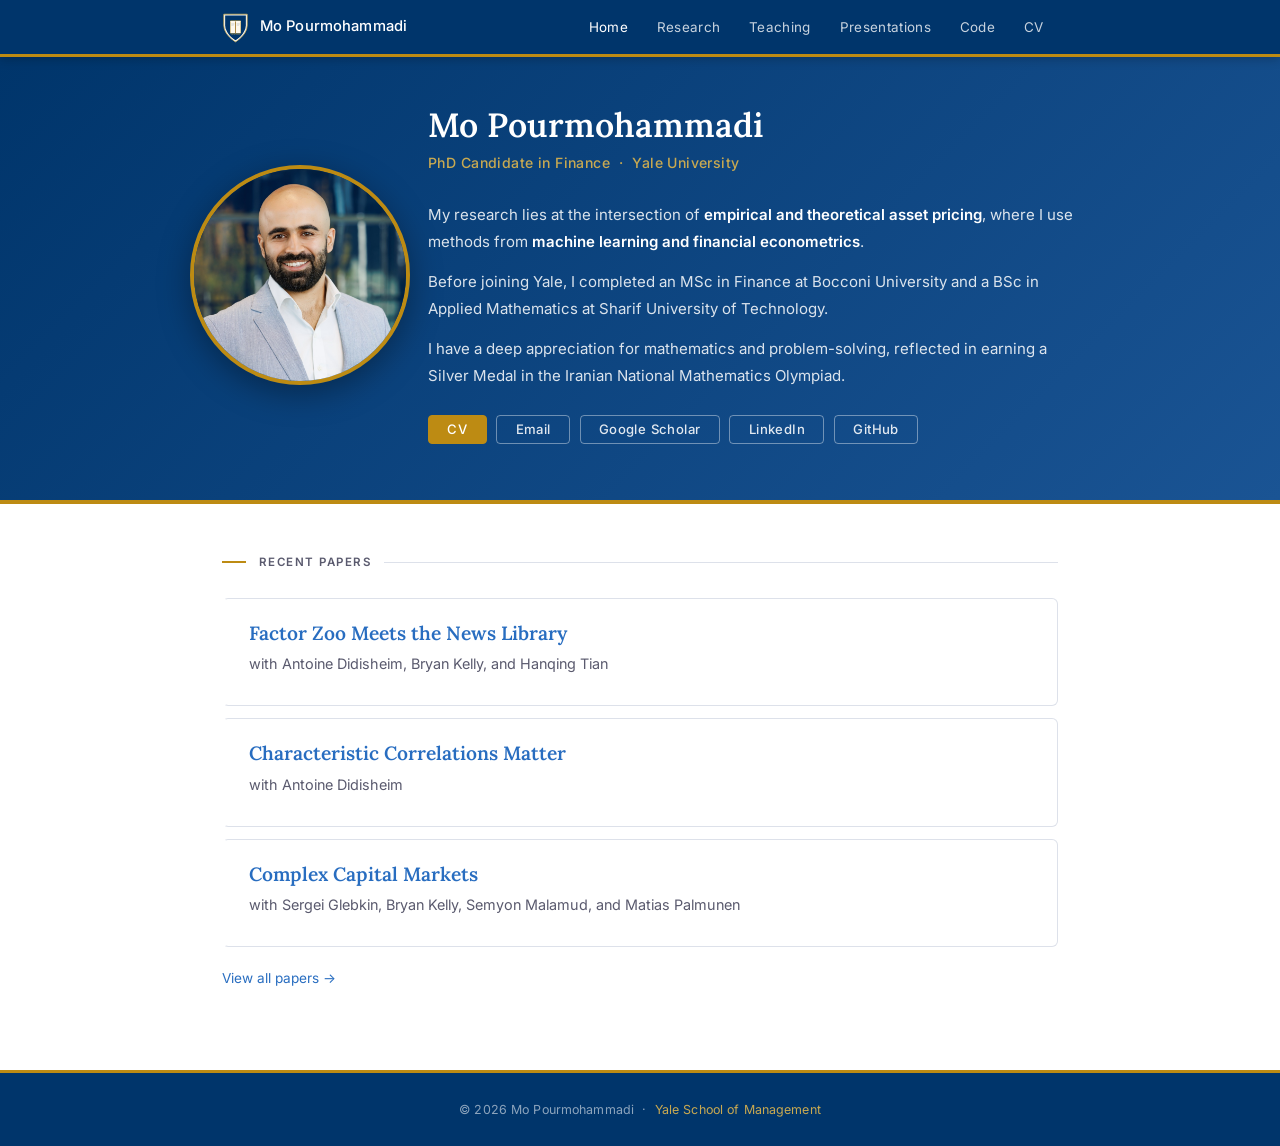
<file: index.html>
<!DOCTYPE html>
<html lang="en">
<head>
  <meta charset="UTF-8" />
  <link rel="icon" type="image/svg+xml" href="assets/img/yale-shield.svg" />
  <meta name="viewport" content="width=device-width, initial-scale=1.0" />
  <title>Mo Pourmohammadi — Yale Finance</title>
  <meta name="description" content="Mo Pourmohammadi — PhD Candidate in Finance at Yale University. Research in empirical and theoretical asset pricing, machine learning, and financial econometrics." />
  <link rel="canonical" href="https://mopourmohammadi.com/" />
  <!-- Link previews (LinkedIn, Slack, email) -->
  <meta property="og:type" content="website" />
  <meta property="og:site_name" content="Mo Pourmohammadi" />
  <meta property="og:title" content="Mo Pourmohammadi" />
  <meta property="og:description" content="Mo Pourmohammadi — PhD Candidate in Finance at Yale University. Research in empirical and theoretical asset pricing, machine learning, and financial econometrics." />
  <meta property="og:url" content="https://mopourmohammadi.com/" />
  <meta property="og:image" content="https://mopourmohammadi.com/assets/img/photo-1200.jpg" />
  <meta property="og:image:alt" content="Portrait of Mo Pourmohammadi" />
  <meta name="twitter:card" content="summary" />
  <link rel="stylesheet" href="assets/css/style.css" />
</head>
<body>

<nav>
  <div class="inner">
    <a class="brand" href="index.html">
      <img src="assets/img/yale-shield.svg" class="nav-shield" alt="Yale" />
      <span>Mo Pourmohammadi</span>
    </a>
    <ul>
      <li><a href="index.html" class="active">Home</a></li>
      <li><a href="research.html">Research</a></li>
      <li><a href="teaching.html">Teaching</a></li>
      <li><a href="presentations.html">Presentations</a></li>
      <li><a href="code.html">Code</a></li>
      <li><a href="cv.html">CV</a></li>
    </ul>
  </div>
</nav>

<!-- Blue hero banner -->
<div class="hero-banner">
  <div class="inner">
    <div class="hero-photo">
      <img src="assets/img/photo-1200.jpg" alt="Mo Pourmohammadi"
           onerror="this.style.display='none';this.nextElementSibling.style.display='flex'" />
      <div class="photo-placeholder" style="display:none">Add photo</div>
    </div>
    <div class="hero-text">
      <h1>Mo Pourmohammadi</h1>
      <p class="subtitle">PhD Candidate in Finance &nbsp;&middot;&nbsp; Yale University</p>

      <p>
        My research lies at the intersection of <strong>empirical and theoretical asset
        pricing</strong>, where I use methods from <strong>machine learning and financial
        econometrics</strong>.
      </p>
      <p>
        Before joining Yale, I completed an MSc in Finance at Bocconi University and a BSc in Applied
        Mathematics at Sharif University of Technology.
      </p>
      <p>
        I have a deep appreciation for mathematics and problem-solving, reflected in
        earning a Silver Medal in the Iranian National Mathematics Olympiad.
      </p>

      <div class="hero-links">
        <a class="btn btn-gold" href="cv.html">CV</a>
        <a class="btn btn-outline-white" href="mailto:mo.pourmohammadi@yale.edu">Email</a>
        <a class="btn btn-outline-white" href="https://scholar.google.com/citations?user=W31YUyEAAAAJ" target="_blank" rel="noopener">Google Scholar</a>
        <a class="btn btn-outline-white" href="https://www.linkedin.com/in/mo-pourmohammadi-877b63120/" target="_blank" rel="noopener">LinkedIn</a>
        <a class="btn btn-outline-white" href="https://github.com/pourmohammadimohammad" target="_blank" rel="noopener">GitHub</a>
      </div>
    </div>
  </div>
</div>

<!-- Page body -->
<div class="home-content">
  <h2 class="section-title">Recent Papers</h2>
  <ul class="paper-list">

    <li class="paper-card">
      <span class="paper-title"><a href="https://papers.ssrn.com/sol3/papers.cfm?abstract_id=7693359">Factor Zoo Meets the News Library</a></span>
      <div class="paper-authors">with Antoine Didisheim, Bryan Kelly, and Hanqing Tian</div>
    </li>

    <li class="paper-card">
      <span class="paper-title"><a href="https://papers.ssrn.com/sol3/papers.cfm?abstract_id=7562238">Characteristic Correlations Matter</a></span>
      <div class="paper-authors">with Antoine Didisheim</div>
    </li>

    <li class="paper-card">
      <span class="paper-title"><a href="https://papers.ssrn.com/sol3/papers.cfm?abstract_id=7687139">Complex Capital Markets</a></span>
      <div class="paper-authors">with Sergei Glebkin, Bryan Kelly, Semyon Malamud, and Matias Palmunen</div>
    </li>

  </ul>
  <p style="margin-top:1.2rem; font-size:0.85rem;">
    <a href="research.html">View all papers &rarr;</a>
  </p>
</div>

<footer>
  &copy; <span id="yr">2026</span> Mo Pourmohammadi &nbsp;&middot;&nbsp;
  <a href="https://som.yale.edu" target="_blank" rel="noopener">Yale School of Management</a>
</footer>

<button class="back-to-top" id="backToTop" aria-label="Back to top">&#8679;</button>
<script>var btn=document.getElementById("backToTop");window.addEventListener("scroll",function(){btn.classList.toggle("visible",window.scrollY>300);});btn.addEventListener("click",function(){window.scrollTo({top:0,behavior:"smooth"});});var y=document.getElementById("yr");if(y){y.textContent=new Date().getFullYear();}</script>
</body>
</html>
</file>
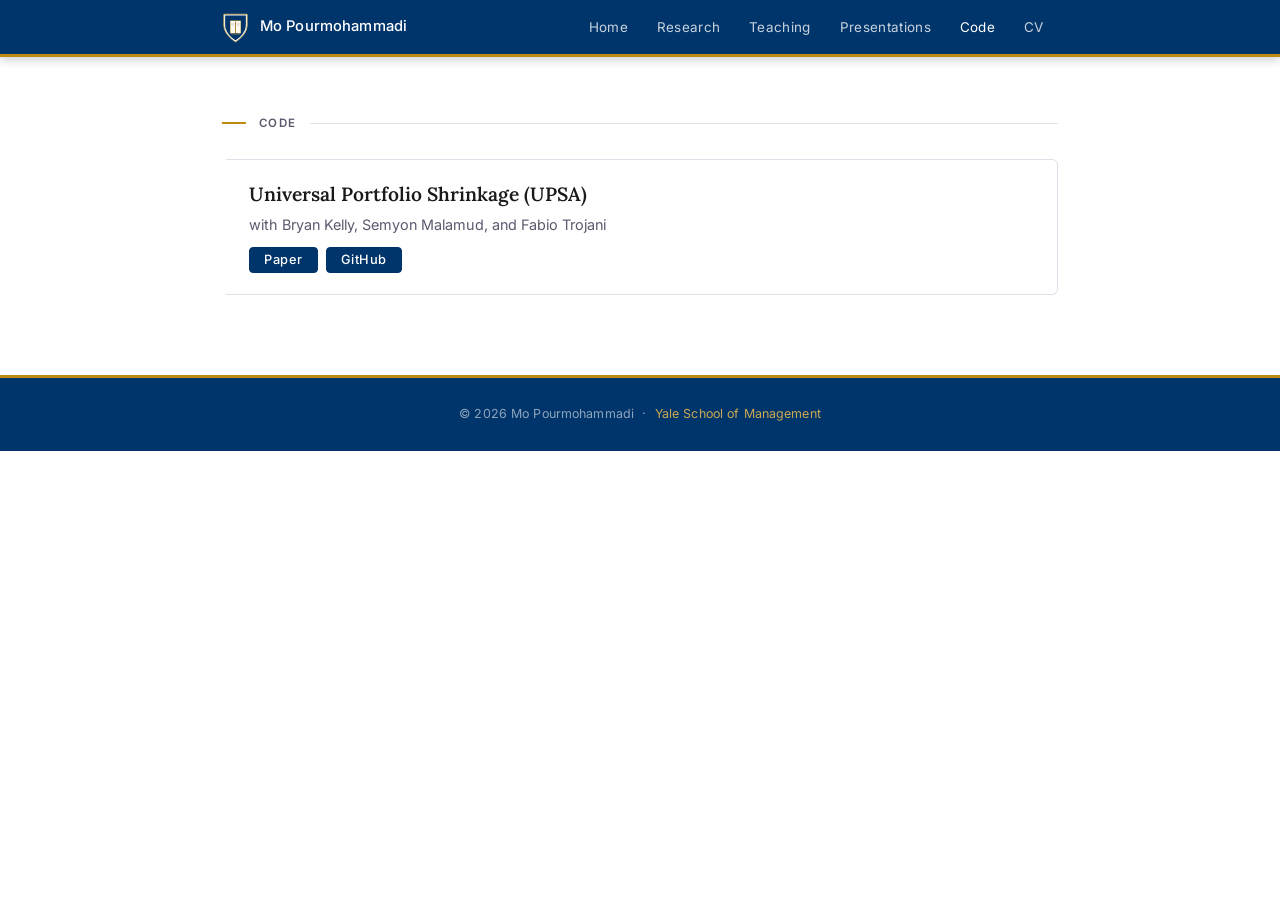
<file: code.html>
<!DOCTYPE html>
<html lang="en">
<head>
  <meta charset="UTF-8" />
  <link rel="icon" type="image/svg+xml" href="assets/img/yale-shield.svg" />
  <meta name="viewport" content="width=device-width, initial-scale=1.0" />
  <title>Code — Mo Pourmohammadi</title>
  <meta name="description" content="Replication code for research papers by Mo Pourmohammadi." />
  <link rel="canonical" href="https://mopourmohammadi.com/code.html" />
  <!-- Link previews (LinkedIn, Slack, email) -->
  <meta property="og:type" content="website" />
  <meta property="og:site_name" content="Mo Pourmohammadi" />
  <meta property="og:title" content="Code — Mo Pourmohammadi" />
  <meta property="og:description" content="Replication code for research papers by Mo Pourmohammadi." />
  <meta property="og:url" content="https://mopourmohammadi.com/code.html" />
  <meta property="og:image" content="https://mopourmohammadi.com/assets/img/photo-1200.jpg" />
  <meta property="og:image:alt" content="Portrait of Mo Pourmohammadi" />
  <meta name="twitter:card" content="summary" />
  <link rel="stylesheet" href="assets/css/style.css" />
</head>
<body>

<nav>
  <div class="inner">
    <a class="brand" href="index.html">
      <img src="assets/img/yale-shield.svg" class="nav-shield" alt="Yale" />
      <span>Mo Pourmohammadi</span>
    </a>
    <ul>
      <li><a href="index.html">Home</a></li>
      <li><a href="research.html">Research</a></li>
      <li><a href="teaching.html">Teaching</a></li>
      <li><a href="presentations.html">Presentations</a></li>
      <li><a href="code.html" class="active">Code</a></li>
      <li><a href="cv.html">CV</a></li>
    </ul>
  </div>
</nav>

<main>
  <h2 class="section-title">Code</h2>

  <ul class="paper-list">
    <li class="paper-card">
      <span class="paper-title">Universal Portfolio Shrinkage (UPSA)</span>
      <div class="paper-authors">with Bryan Kelly, Semyon Malamud, and Fabio Trojani</div>
      <div style="margin-top:0.6rem; display:flex; gap:0.5rem; flex-wrap:wrap;">
        <a class="btn btn-primary" href="https://papers.ssrn.com/sol3/papers.cfm?abstract_id=4660670" target="_blank" rel="noopener" style="font-size:0.8rem; padding:0.35rem 0.9rem;">Paper</a>
        <a class="btn btn-primary" href="https://github.com/pourmohammadimohammad/Universal_Portfolio_Shrinkage" target="_blank" rel="noopener" style="font-size:0.8rem; padding:0.35rem 0.9rem;">GitHub</a>
      </div>
    </li>
  </ul>
</main>

<footer>
  &copy; <span id="yr">2026</span> Mo Pourmohammadi &nbsp;&middot;&nbsp;
  <a href="https://som.yale.edu" target="_blank" rel="noopener">Yale School of Management</a>
</footer>

<button class="back-to-top" id="backToTop" aria-label="Back to top">&#8679;</button>
<script>var btn=document.getElementById("backToTop");window.addEventListener("scroll",function(){btn.classList.toggle("visible",window.scrollY>300);});btn.addEventListener("click",function(){window.scrollTo({top:0,behavior:"smooth"});});var y=document.getElementById("yr");if(y){y.textContent=new Date().getFullYear();}</script>
</body>
</html>
</file>
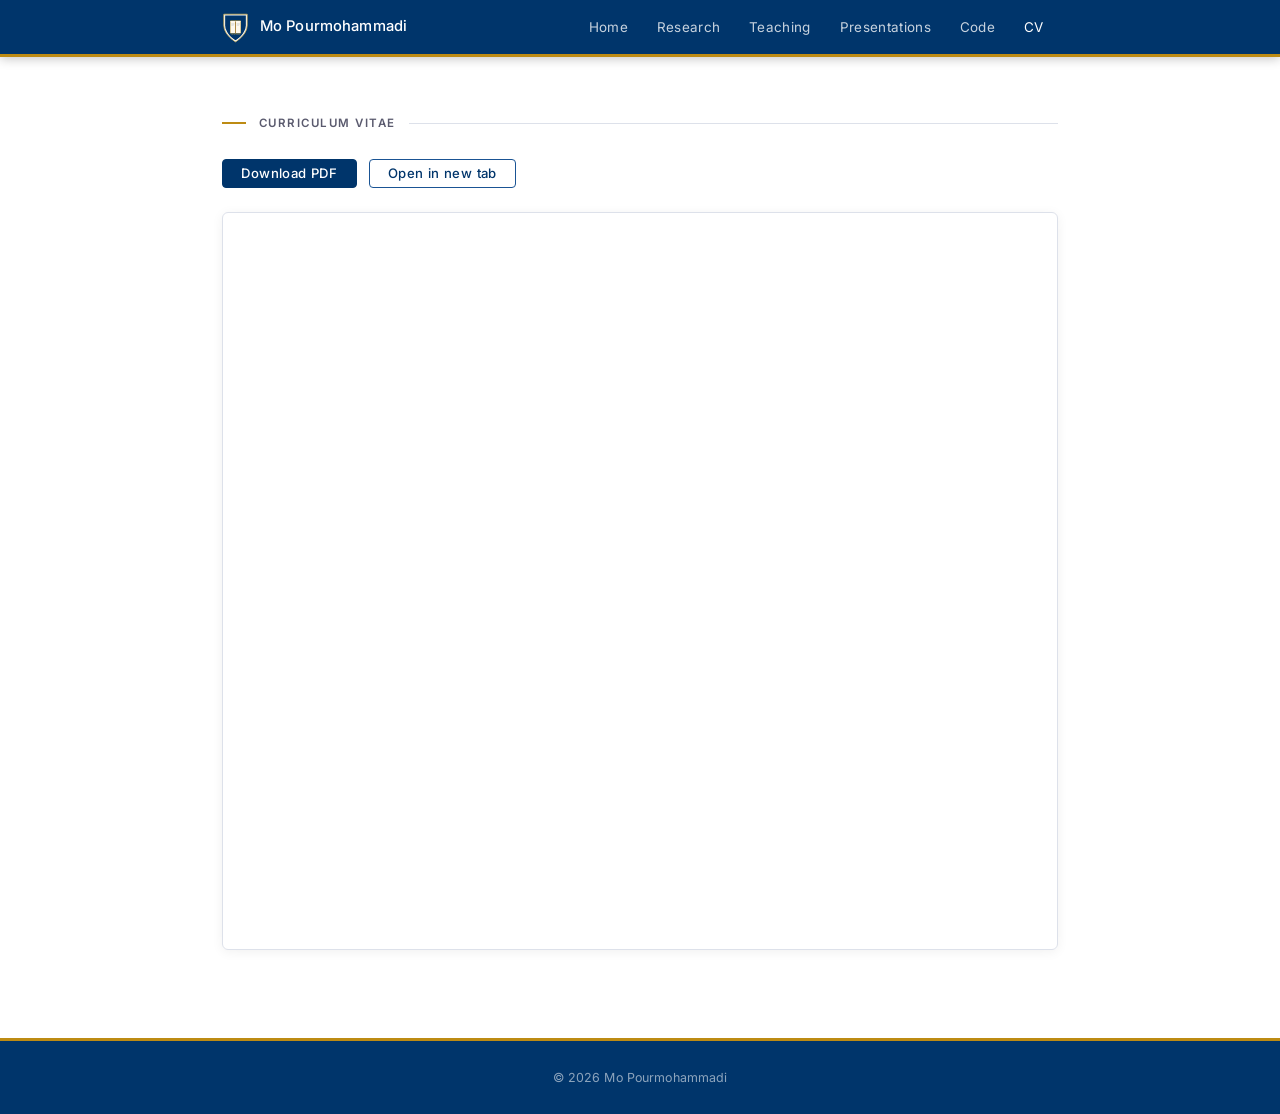
<file: cv.html>
<!DOCTYPE html>
<html lang="en">
<head>
  <meta charset="UTF-8" />
  <link rel="icon" type="image/svg+xml" href="assets/img/yale-shield.svg" />
  <meta name="viewport" content="width=device-width, initial-scale=1.0" />
  <title>CV — Mo Pourmohammadi</title>
  <meta name="description" content="Curriculum vitae of Mo Pourmohammadi, PhD Candidate in Finance at Yale University." />
  <link rel="canonical" href="https://mopourmohammadi.com/cv.html" />
  <!-- Link previews (LinkedIn, Slack, email) -->
  <meta property="og:type" content="website" />
  <meta property="og:site_name" content="Mo Pourmohammadi" />
  <meta property="og:title" content="CV — Mo Pourmohammadi" />
  <meta property="og:description" content="Curriculum vitae of Mo Pourmohammadi, PhD Candidate in Finance at Yale University." />
  <meta property="og:url" content="https://mopourmohammadi.com/cv.html" />
  <meta property="og:image" content="https://mopourmohammadi.com/assets/img/photo-1200.jpg" />
  <meta property="og:image:alt" content="Portrait of Mo Pourmohammadi" />
  <meta name="twitter:card" content="summary" />
  <link rel="stylesheet" href="assets/css/style.css" />
</head>
<body>

<nav>
  <div class="inner">
    <a class="brand" href="index.html">
      <img src="assets/img/yale-shield.svg" class="nav-shield" alt="Yale" />
      <span>Mo Pourmohammadi</span>
    </a>
    <ul>
      <li><a href="index.html">Home</a></li>
      <li><a href="research.html">Research</a></li>
      <li><a href="teaching.html">Teaching</a></li>
      <li><a href="presentations.html">Presentations</a></li>
      <li><a href="code.html">Code</a></li>
      <li><a href="cv.html" class="active">CV</a></li>
    </ul>
  </div>
</nav>

<main>
  <h2 class="section-title">Curriculum Vitae</h2>

  <div class="cv-actions">
    <a class="btn btn-primary" href="assets/cv.pdf" download="MoPourmohammadi_CV.pdf">Download PDF</a>
    <a class="btn btn-outline" href="assets/cv.pdf" target="_blank" rel="noopener">Open in new tab</a>
  </div>

  <iframe
    class="cv-embed"
    src="assets/cv.pdf"
    title="Mo Pourmohammadi — CV">
    <p>Your browser does not support embedded PDFs.
       <a href="assets/cv.pdf">Download the CV here.</a>
    </p>
  </iframe>
</main>

<footer>
  &copy; <span id="yr">2026</span> Mo Pourmohammadi
</footer>

<button class="back-to-top" id="backToTop" aria-label="Back to top">&#8679;</button>
<script>var btn=document.getElementById("backToTop");window.addEventListener("scroll",function(){btn.classList.toggle("visible",window.scrollY>300);});btn.addEventListener("click",function(){window.scrollTo({top:0,behavior:"smooth"});});var y=document.getElementById("yr");if(y){y.textContent=new Date().getFullYear();}</script>
</body>
</html>
</file>
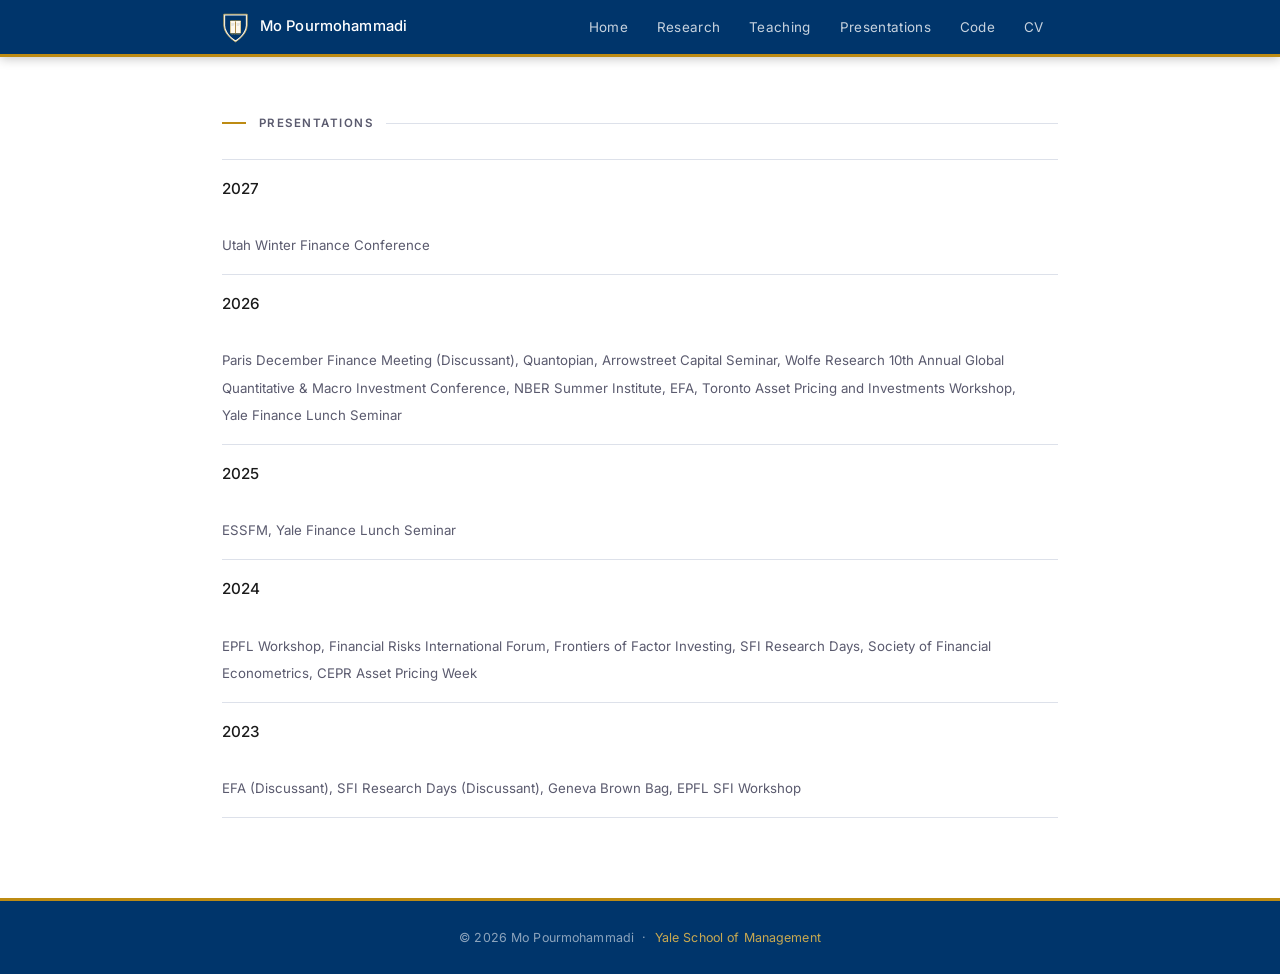
<file: presentations.html>
<!DOCTYPE html>
<html lang="en">
<head>
  <meta charset="UTF-8" />
  <link rel="icon" type="image/svg+xml" href="assets/img/yale-shield.svg" />
  <meta name="viewport" content="width=device-width, initial-scale=1.0" />
  <title>Presentations — Mo Pourmohammadi</title>
  <meta name="description" content="Conference presentations and seminars by Mo Pourmohammadi." />
  <link rel="canonical" href="https://mopourmohammadi.com/presentations.html" />
  <!-- Link previews (LinkedIn, Slack, email) -->
  <meta property="og:type" content="website" />
  <meta property="og:site_name" content="Mo Pourmohammadi" />
  <meta property="og:title" content="Presentations — Mo Pourmohammadi" />
  <meta property="og:description" content="Conference presentations and seminars by Mo Pourmohammadi." />
  <meta property="og:url" content="https://mopourmohammadi.com/presentations.html" />
  <meta property="og:image" content="https://mopourmohammadi.com/assets/img/photo-1200.jpg" />
  <meta property="og:image:alt" content="Portrait of Mo Pourmohammadi" />
  <meta name="twitter:card" content="summary" />
  <link rel="stylesheet" href="assets/css/style.css" />
</head>
<body>

<nav>
  <div class="inner">
    <a class="brand" href="index.html">
      <img src="assets/img/yale-shield.svg" class="nav-shield" alt="Yale" />
      <span>Mo Pourmohammadi</span>
    </a>
    <ul>
      <li><a href="index.html">Home</a></li>
      <li><a href="research.html">Research</a></li>
      <li><a href="teaching.html">Teaching</a></li>
      <li><a href="presentations.html">Presentations</a></li>
      <li><a href="code.html">Code</a></li>
      <li><a href="cv.html">CV</a></li>
    </ul>
  </div>
</nav>

<main>
  <h2 class="section-title">Presentations</h2>
  <ul class="entry-list">
    <li>
      <div><span class="entry-title">2027</span><br><span class="entry-sub">Utah Winter Finance Conference</span></div>
    </li>
    <li>
      <div><span class="entry-title">2026</span><br><span class="entry-sub">Paris December Finance Meeting (Discussant), Quantopian, Arrowstreet Capital Seminar, Wolfe Research 10th Annual Global Quantitative &amp; Macro Investment Conference, NBER Summer Institute, EFA, Toronto Asset Pricing and Investments Workshop, Yale Finance Lunch Seminar</span></div>
    </li>
    <li>
      <div><span class="entry-title">2025</span><br><span class="entry-sub">ESSFM, Yale Finance Lunch Seminar</span></div>
    </li>
    <li>
      <div><span class="entry-title">2024</span><br><span class="entry-sub">EPFL Workshop, Financial Risks International Forum, Frontiers of Factor Investing, SFI Research Days, Society of Financial Econometrics, CEPR Asset Pricing Week</span></div>
    </li>
    <li>
      <div><span class="entry-title">2023</span><br><span class="entry-sub">EFA (Discussant), SFI Research Days (Discussant), Geneva Brown Bag, EPFL SFI Workshop</span></div>
    </li>
  </ul>
</main>

<footer>
  &copy; <span id="yr">2026</span> Mo Pourmohammadi &nbsp;&middot;&nbsp;
  <a href="https://som.yale.edu" target="_blank" rel="noopener">Yale School of Management</a>
</footer>

<button class="back-to-top" id="backToTop" aria-label="Back to top">&#8679;</button>
<script>var btn=document.getElementById("backToTop");window.addEventListener("scroll",function(){btn.classList.toggle("visible",window.scrollY>300);});btn.addEventListener("click",function(){window.scrollTo({top:0,behavior:"smooth"});});var y=document.getElementById("yr");if(y){y.textContent=new Date().getFullYear();}</script>
</body>
</html>
</file>
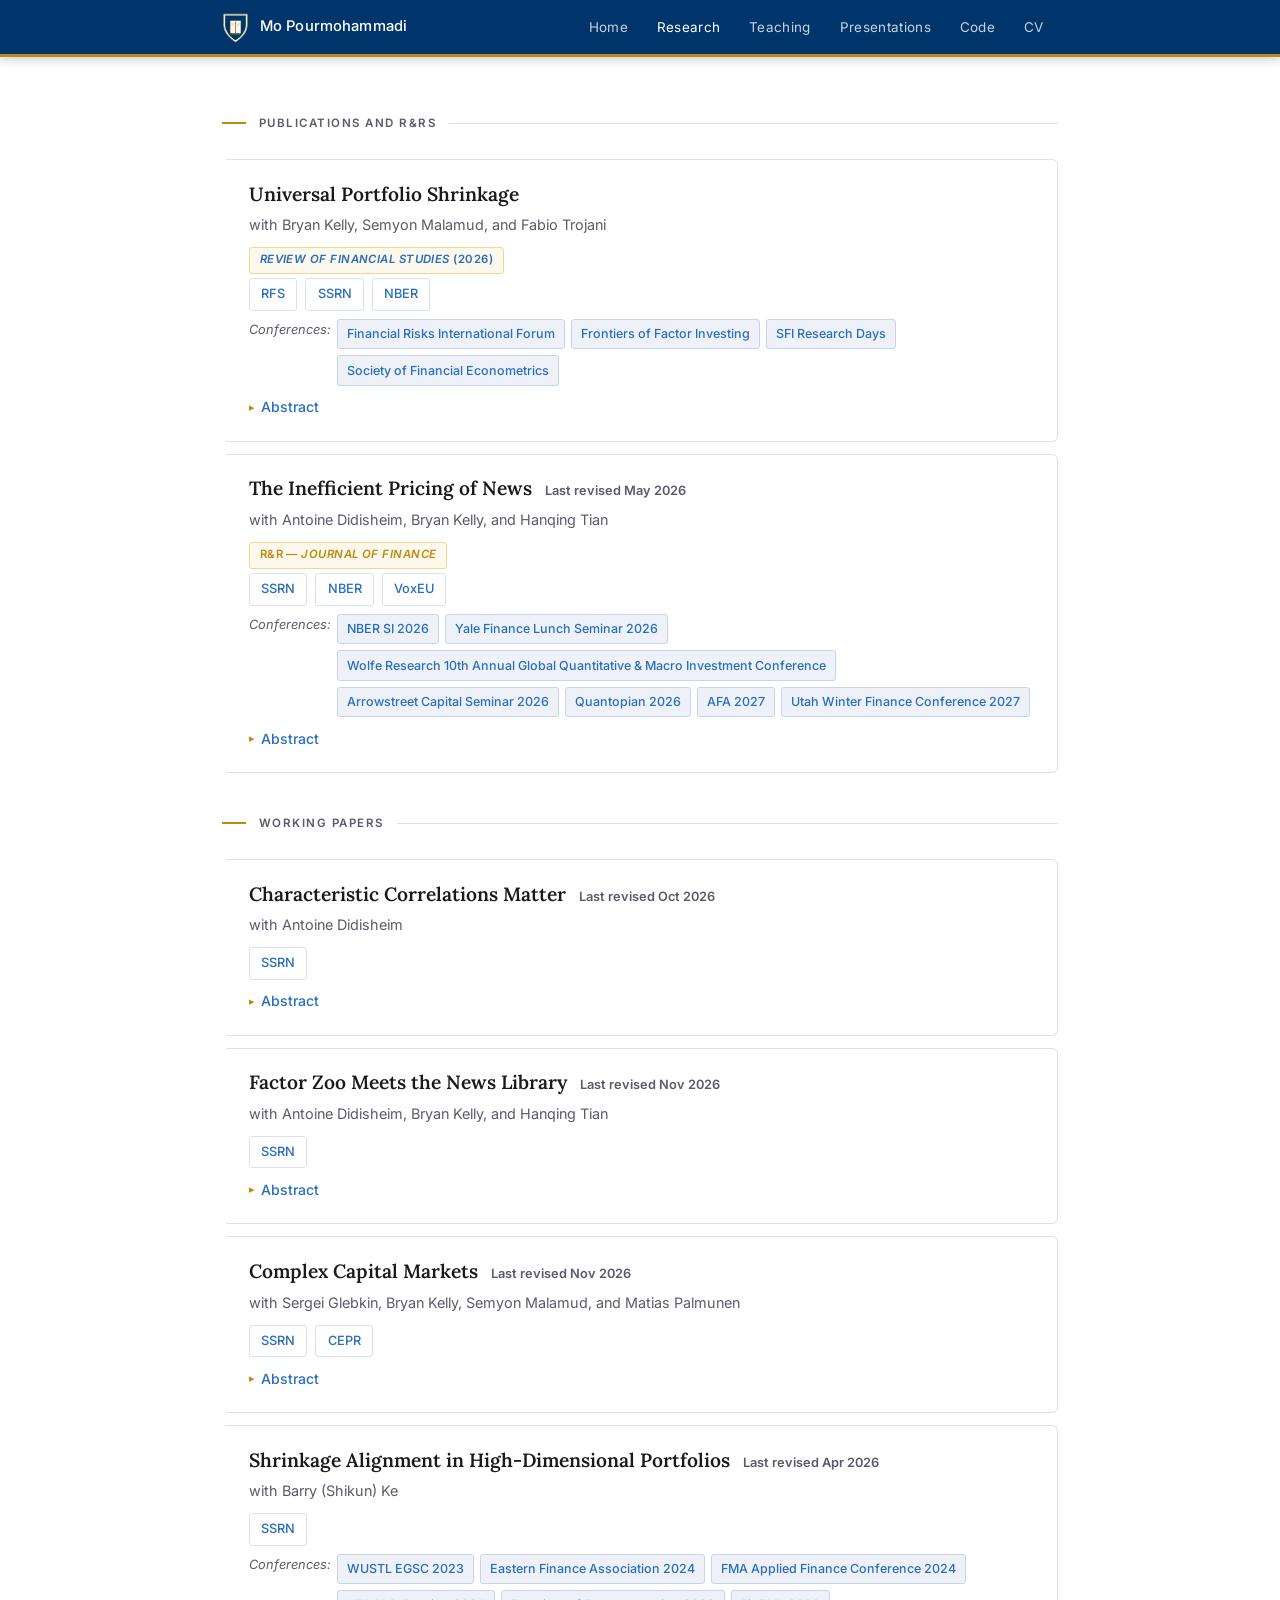
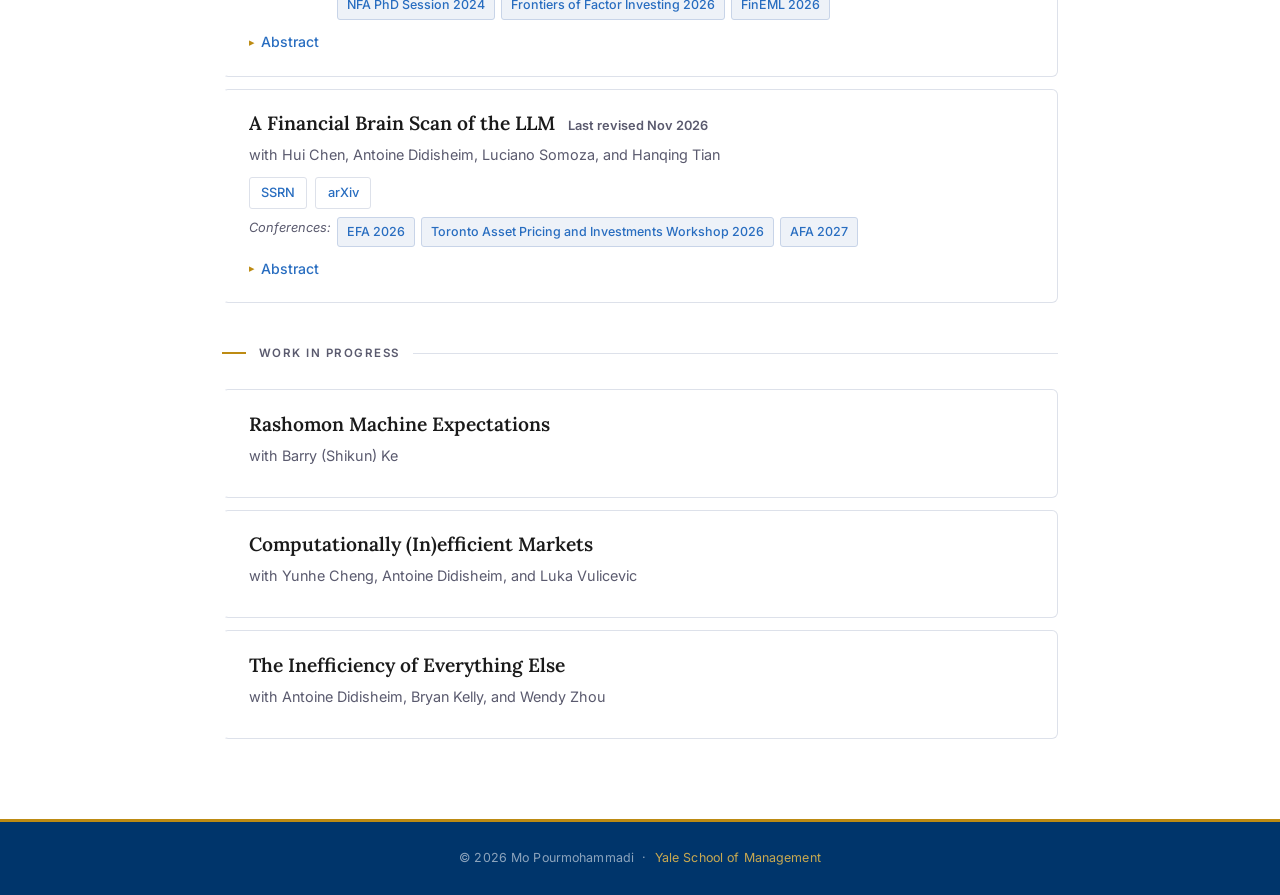
<file: research.html>
<!DOCTYPE html>
<html lang="en">
<head>
  <meta charset="UTF-8" />
  <link rel="icon" type="image/svg+xml" href="assets/img/yale-shield.svg" />
  <meta name="viewport" content="width=device-width, initial-scale=1.0" />
  <title>Research — Mo Pourmohammadi</title>
  <meta name="description" content="Working papers on portfolio theory, machine learning in finance, and asset pricing by Mo Pourmohammadi." />
  <link rel="canonical" href="https://mopourmohammadi.com/research.html" />
  <!-- Link previews (LinkedIn, Slack, email) -->
  <meta property="og:type" content="website" />
  <meta property="og:site_name" content="Mo Pourmohammadi" />
  <meta property="og:title" content="Research — Mo Pourmohammadi" />
  <meta property="og:description" content="Working papers on portfolio theory, machine learning in finance, and asset pricing by Mo Pourmohammadi." />
  <meta property="og:url" content="https://mopourmohammadi.com/research.html" />
  <meta property="og:image" content="https://mopourmohammadi.com/assets/img/photo-1200.jpg" />
  <meta property="og:image:alt" content="Portrait of Mo Pourmohammadi" />
  <meta name="twitter:card" content="summary" />
  <link rel="stylesheet" href="assets/css/style.css" />
  <style>
    details { width: 100%; }
    details summary {
      list-style: none;
      cursor: pointer;
      display: flex;
      align-items: center;
      gap: 0.4rem;
      color: var(--yale-blue3);
      font-size: 0.88rem;
      font-weight: 500;
      margin-top: 0.6rem;
      user-select: none;
    }
    details summary::-webkit-details-marker { display: none; }
    details summary::before {
      content: '▸';
      font-size: 0.7rem;
      transition: transform 0.15s;
      color: var(--yale-gold);
    }
    details[open] summary::before { transform: rotate(90deg); }
    details .abstract {
      margin-top: 0.7rem;
      font-size: 0.92rem;
      color: var(--muted);
      line-height: 1.75;
      border-left: 3px solid var(--yale-gold3);
      padding-left: 1rem;
    }
    .paper-date {
      font-size: 0.8rem;
      color: var(--muted);
      font-family: 'Inter', sans-serif;
      margin-left: 0.5rem;
    }
    .paper-links { display: flex; gap: 0.5rem; margin-top: 0.6rem; flex-wrap: wrap; align-items: center; }
    .paper-link {
      font-size: 0.8rem;
      font-weight: 500;
      padding: 0.25rem 0.7rem;
      border-radius: 3px;
      border: 1px solid var(--border);
      color: var(--yale-blue3);
      transition: background 0.12s;
    }
    .paper-link:hover { background: var(--bg-soft); text-decoration: none; }
    .badge-coming-soon {
      font-size: 0.78rem;
      font-weight: 500;
      padding: 0.2rem 0.6rem;
      border-radius: 3px;
      background: #f5f5f5;
      color: #999;
      border: 1px solid #ddd;
    }
    .paper-conferences {
      display: flex;
      align-items: flex-start;
      gap: 0.4rem;
      margin-top: 0.5rem;
    }
    .conf-badges {
      display: flex;
      flex-wrap: wrap;
      gap: 0.4rem;
      align-items: center;
    }
    .paper-conferences-label {
      font-size: 0.8rem;
      color: var(--muted);
      font-style: italic;
    }
    .conf-badge {
      font-size: 0.78rem;
      font-weight: 500;
      padding: 0.2rem 0.55rem;
      border-radius: 3px;
      background: #eef2f8;
      color: var(--yale-blue3);
      border: 1px solid #c8d4e8;
    }
    @media (max-width: 640px) {
      /* Label above the badges, so they use the full card width */
      .paper-conferences { flex-direction: column; gap: 0.35rem; }
      .paper-date { display: block; margin-left: 0; }
    }
  </style>
</head>
<body>

<nav>
  <div class="inner">
    <a class="brand" href="index.html">
      <img src="assets/img/yale-shield.svg" class="nav-shield" alt="Yale" />
      <span>Mo Pourmohammadi</span>
    </a>
    <ul>
      <li><a href="index.html">Home</a></li>
      <li><a href="research.html" class="active">Research</a></li>
      <li><a href="teaching.html">Teaching</a></li>
      <li><a href="presentations.html">Presentations</a></li>
      <li><a href="code.html">Code</a></li>
      <li><a href="cv.html">CV</a></li>
    </ul>
  </div>
</nav>

<main>
  <h2 class="section-title">Publications and R&amp;Rs</h2>
  <ul class="paper-list">

    <li class="paper-card" id="universal-portfolio-shrinkage">
      <span class="paper-title">
        Universal Portfolio Shrinkage
      </span>
      <div class="paper-authors">with Bryan Kelly, Semyon Malamud, and Fabio Trojani</div>
      <div class="paper-links">
        <span class="badge"><a href="https://doi.org/10.1093/rfs/hhag084" target="_blank" rel="noopener"><em>Review of Financial Studies</em> (2026)</a></span>
      </div>
      <div class="paper-links" style="margin-top:0.3rem;">
        <a class="paper-link" href="https://doi.org/10.1093/rfs/hhag084" target="_blank" rel="noopener">RFS</a>
        <a class="paper-link" href="https://papers.ssrn.com/sol3/papers.cfm?abstract_id=4660670" target="_blank" rel="noopener">SSRN</a>
        <a class="paper-link" href="https://www.nber.org/papers/w32004" target="_blank" rel="noopener">NBER</a>
      </div>
      <div class="paper-conferences">
        <span class="paper-conferences-label">Conferences:</span>
        <div class="conf-badges">
          <span class="conf-badge">Financial Risks International Forum</span>
          <span class="conf-badge">Frontiers of Factor Investing</span>
          <span class="conf-badge">SFI Research Days</span>
          <span class="conf-badge">Society of Financial Econometrics</span>
        </div>
      </div>
      <details>
        <summary>Abstract</summary>
        <p class="abstract">We introduce a nonlinear covariance shrinkage method for building optimal portfolios. Our universal portfolio shrinkage approximator (UPSA) is given in closed form, is cheap to implement, and improves upon existing shrinkage methods. Rather than annihilating low-variance principal components of returns, UPSA instead reweights components to explicitly optimize expected out-of-sample portfolio performance. We demonstrate robust empirical improvements over alternative shrinkage methods in the literature.</p>
      </details>
    </li>

    <li class="paper-card" id="the-inefficient-pricing-of-news">
      <span class="paper-title">
        The Inefficient Pricing of News
        <span class="paper-date">Last revised May 2026</span>
      </span>
      <div class="paper-authors">with Antoine Didisheim, Bryan Kelly, and Hanqing Tian</div>
      <div class="paper-links">
        <span class="badge">R&amp;R — <em>Journal of Finance</em></span>
      </div>
      <div class="paper-links" style="margin-top:0.3rem;">
        <a class="paper-link" href="https://papers.ssrn.com/sol3/papers.cfm?abstract_id=6540399" target="_blank" rel="noopener">SSRN</a>
        <a class="paper-link" href="https://www.nber.org/papers/w35093" target="_blank" rel="noopener">NBER</a>
        <a class="paper-link" href="https://cepr.org/voxeu/columns/inefficient-pricing-news" target="_blank" rel="noopener">VoxEU</a>
      </div>
      <div class="paper-conferences">
        <span class="paper-conferences-label">Conferences:</span>
        <div class="conf-badges">
          <span class="conf-badge">NBER SI 2026</span>
          <span class="conf-badge">Yale Finance Lunch Seminar 2026</span>
          <span class="conf-badge">Wolfe Research 10th Annual Global Quantitative &amp; Macro Investment Conference</span>
          <span class="conf-badge">Arrowstreet Capital Seminar 2026</span>
          <span class="conf-badge">Quantopian 2026</span>
          <span class="conf-badge">AFA 2027</span>
          <span class="conf-badge">Utah Winter Finance Conference 2027</span>
        </div>
      </div>
      <details>
        <summary>Abstract</summary>
        <p class="abstract">The stock market fails to efficiently process information in news text (Chen et al., 2026). But news itself is highly predictable by prevailing stock characteristics, which complicates inferences about market efficiency. After purging news of its predictable content, the resulting "news shocks" more than double the monthly return predictive power of raw news, and they continue to significantly predict returns up to 18 months ahead. The magnitude and longevity of the news shock anomaly is larger than every anomaly in the Jensen et al. (2022) universe. The news shock anomaly derives from negative-tone and quantitative topics to which investors underreact and from high-attention and ambiguous topics to which investors overreact.</p>
      </details>
    </li>

  </ul>

  <h2 class="section-title" style="margin-top:2.5rem;">Working Papers</h2>
  <ul class="paper-list">

    <li class="paper-card" id="characteristic-correlations-matter">
      <span class="paper-title">
        Characteristic Correlations Matter
        <span class="paper-date">Last revised Oct 2026</span>
      </span>
      <div class="paper-authors">with Antoine Didisheim</div>
      <div class="paper-links">
        <a class="paper-link" href="https://papers.ssrn.com/sol3/papers.cfm?abstract_id=7562238" target="_blank" rel="noopener">SSRN</a>
      </div>
      <details>
        <summary>Abstract</summary>
        <p class="abstract">We show theoretically and empirically that characteristic correlations help explain characteristic portfolios’ comovement, predictability, industry exposures, business-cycle risk, and apparent redundancy and dimensionality. Using characteristic correlations to stabilize factor exposures makes low-variance components useful for stochastic discount factor (SDF) estimation. Our model shows that exposure stabilization permits unconditional estimation of the conditional SDF. A linear combination of stabilized factors matches the out-of-sample Sharpe ratios of state-of-the-art machine-learning SDFs. Stabilizing exposures in nonlinear characteristic expansions improves performance further.</p>
      </details>
    </li>

    <li class="paper-card" id="factor-zoo-meets-the-news-library">
      <span class="paper-title">
        Factor Zoo Meets the News Library
        <span class="paper-date">Last revised Nov 2026</span>
      </span>
      <div class="paper-authors">with Antoine Didisheim, Bryan Kelly, and Hanqing Tian</div>
      <div class="paper-links">
        <a class="paper-link" href="https://papers.ssrn.com/sol3/papers.cfm?abstract_id=7693359" target="_blank" rel="noopener">SSRN</a>
      </div>
      <details>
        <summary>Abstract</summary>
        <p class="abstract">We use AI to turn financial news into interpretable firm characteristics that capture economic themes and relate to macroeconomic conditions. The resulting factors span the traditional factor zoo and expand the efficient frontier. Three of thirteen news themes account for much of the spanning power. When we account for the multiple topics in each article, we find that the market predominantly underreacts to news.</p>
      </details>
    </li>

    <li class="paper-card" id="complex-capital-markets">
      <span class="paper-title">
        Complex Capital Markets
        <span class="paper-date">Last revised Nov 2026</span>
      </span>
      <div class="paper-authors">with Sergei Glebkin, Bryan Kelly, Semyon Malamud, and Matias Palmunen</div>
      <div class="paper-links">
        <a class="paper-link" href="https://papers.ssrn.com/sol3/papers.cfm?abstract_id=7687139" target="_blank" rel="noopener">SSRN</a>
        <a class="paper-link" href="https://cepr.org/publications/dp22144" target="_blank" rel="noopener">CEPR</a>
      </div>
      <details>
        <summary>Abstract</summary>
        <p class="abstract">We propose the Complex Market Hypothesis: substantial return predictability arises from many individually weak signals. We model a computational arms race in which investors choose model scale and learn from limited data. Random matrix theory yields an essentially unique linear equilibrium and characterizes the distribution of model sizes. Prices transmit information from larger models to smaller ones, allowing both to coexist. Cheaper computation can raise aggregate spending and widen performance gaps across funds. Even when every investor observes all signals determining payoffs, uncertainty about their predictive coefficients sustains a sizable equity premium.</p>
      </details>
    </li>

    <li class="paper-card" id="shrinkage-alignment">
      <span class="paper-title">
        Shrinkage Alignment in High-Dimensional Portfolios
        <span class="paper-date">Last revised Apr 2026</span>
      </span>
      <div class="paper-authors">with Barry (Shikun) Ke</div>
      <div class="paper-links">
        <a class="paper-link" href="https://papers.ssrn.com/sol3/papers.cfm?abstract_id=5723922" target="_blank" rel="noopener">SSRN</a>
      </div>
      <div class="paper-conferences">
        <span class="paper-conferences-label">Conferences:</span>
        <div class="conf-badges">
          <span class="conf-badge">WUSTL EGSC 2023</span>
          <span class="conf-badge">Eastern Finance Association 2024</span>
          <span class="conf-badge">FMA Applied Finance Conference 2024</span>
          <span class="conf-badge">NFA PhD Session 2024</span>
          <span class="conf-badge">Frontiers of Factor Investing 2026</span>
          <span class="conf-badge">FinEML 2026</span>
        </div>
      </div>
      <details>
        <summary>Abstract</summary>
        <p class="abstract">We study how shrinkage affects portfolio efficiency when the number of assets approaches or exceeds the sample size. Standard methods, such as ridge, impose uniform shrinkage, treating all assets as ex-ante identical and creating inefficiency when profitability is heterogeneous. Empirically, this "one-size-fits-all" design produces a hump-shaped relationship between model complexity and out-of-sample Sharpe ratios: adding assets can paradoxically reduce performance. We introduce shrinkage alignment, showing that efficiency requires matching shrinkage strength to each asset's true profitability. Building on this insight, we propose Sharpe Ratio Shrinkage (SRS) — a data-driven approach that aligns shrinkage intensity with empirical Sharpe ratios. SRS outperforms conventional methods under profitability heterogeneity and restores the virtue of complexity in high-dimensional portfolio construction.</p>
      </details>
    </li>

    <li class="paper-card">
      <span class="paper-title">
        A Financial Brain Scan of the LLM
        <span class="paper-date">Last revised Nov 2026</span>
      </span>
      <div class="paper-authors">with Hui Chen, Antoine Didisheim, Luciano Somoza, and Hanqing Tian</div>
      <div class="paper-links">
        <a class="paper-link" href="https://papers.ssrn.com/sol3/papers.cfm?abstract_id=5412277" target="_blank" rel="noopener">SSRN</a>
        <a class="paper-link" href="https://arxiv.org/abs/2508.21285v4" target="_blank" rel="noopener">arXiv</a>
      </div>
      <div class="paper-conferences">
        <span class="paper-conferences-label">Conferences:</span>
        <div class="conf-badges">
          <span class="conf-badge">EFA 2026</span>
          <span class="conf-badge">Toronto Asset Pricing and Investments Workshop 2026</span>
          <span class="conf-badge">AFA 2027</span>
        </div>
      </div>
      <details>
        <summary>Abstract</summary>
        <p class="abstract">Emerging techniques in computer science make it possible to "brain scan" large language models (LLMs), identify the plain-English concepts that guide their reasoning, and steer them while holding other factors constant. We show that this approach can map LLM-generated economic forecasts to concepts such as sentiment, technical analysis, and timing, and compute their relative importance without reducing performance. We also show that models can be steered to be more or less risk-averse, optimistic, or pessimistic, which allows researchers to correct or simulate biases. The method is transparent, lightweight, and replicable for empirical research in the social sciences.</p>
      </details>
    </li>

  </ul>

  <h2 class="section-title" style="margin-top:2.5rem;">Work in Progress</h2>
  <ul class="paper-list">

    <li class="paper-card">
      <span class="paper-title">Rashomon Machine Expectations</span>
      <div class="paper-authors">with Barry (Shikun) Ke</div>
    </li>

    <li class="paper-card">
      <span class="paper-title">Computationally (In)efficient Markets</span>
      <div class="paper-authors">with Yunhe Cheng, Antoine Didisheim, and Luka Vulicevic</div>
    </li>

    <li class="paper-card">
      <span class="paper-title">The Inefficiency of Everything Else</span>
      <div class="paper-authors">with Antoine Didisheim, Bryan Kelly, and Wendy Zhou</div>
    </li>

  </ul>

</main>

<footer>
  &copy; <span id="yr">2026</span> Mo Pourmohammadi &nbsp;&middot;&nbsp;
  <a href="https://som.yale.edu" target="_blank" rel="noopener">Yale School of Management</a>
</footer>

<button class="back-to-top" id="backToTop" aria-label="Back to top">&#8679;</button>
<script>var btn=document.getElementById("backToTop");window.addEventListener("scroll",function(){btn.classList.toggle("visible",window.scrollY>300);});btn.addEventListener("click",function(){window.scrollTo({top:0,behavior:"smooth"});});var y=document.getElementById("yr");if(y){y.textContent=new Date().getFullYear();}</script>
</body>
</html>
</file>
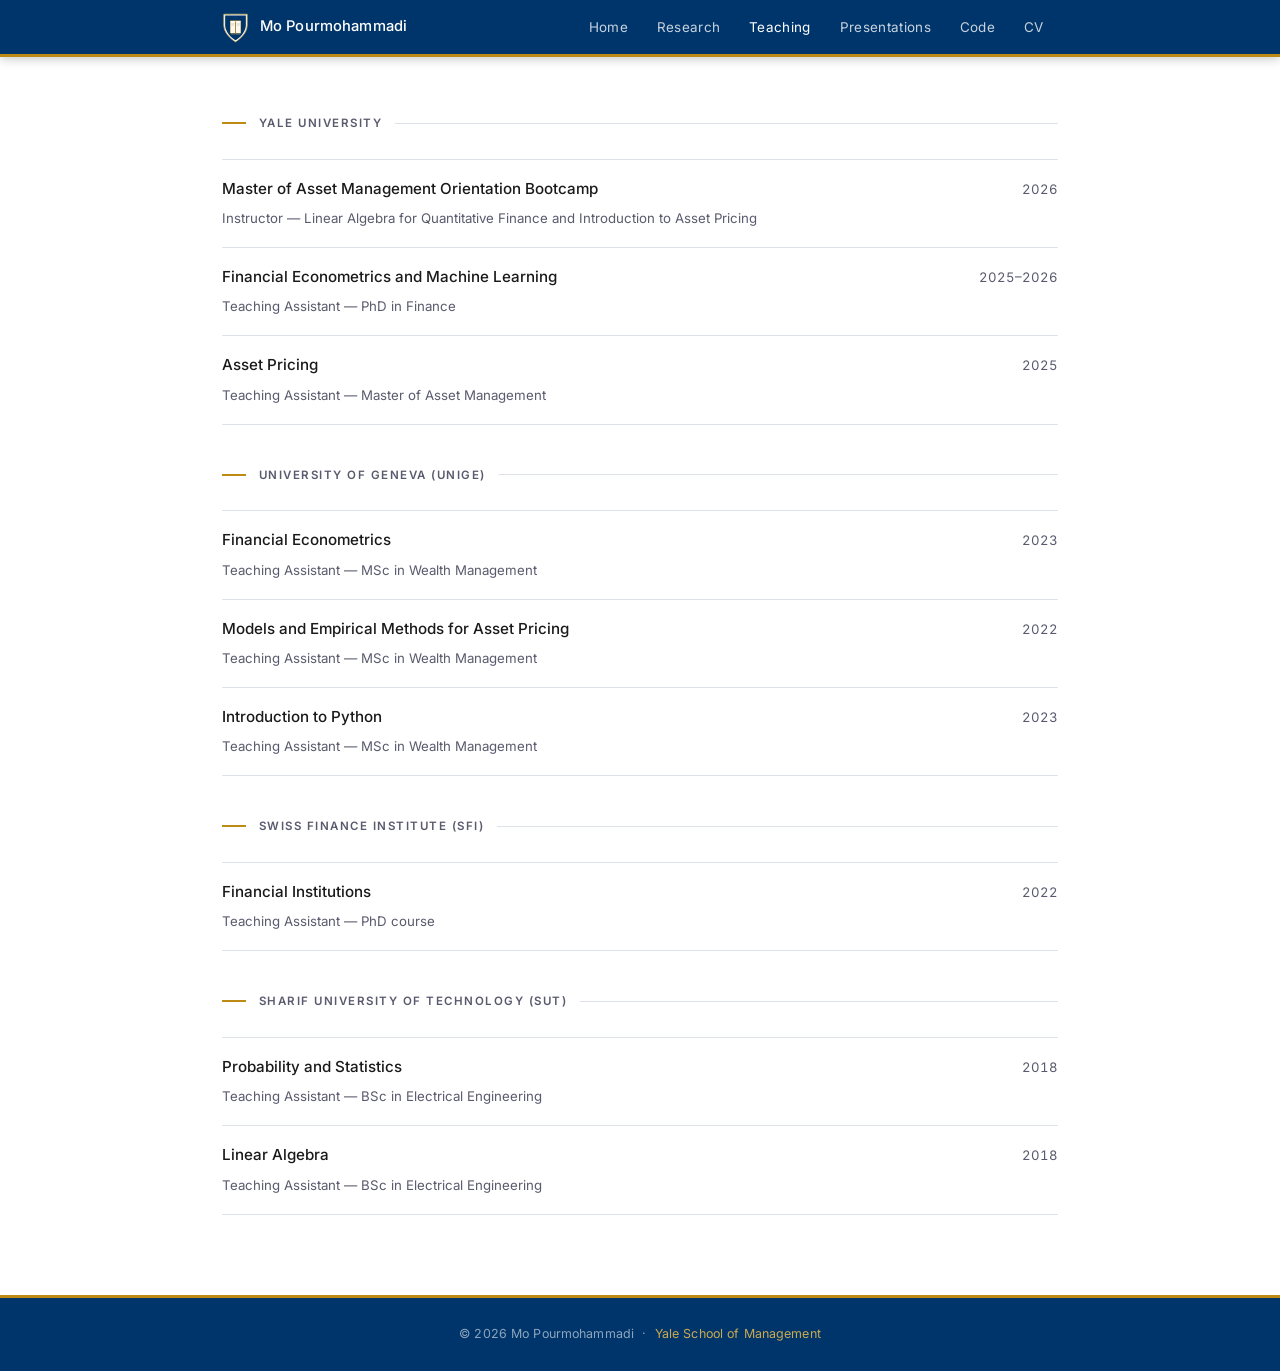
<file: teaching.html>
<!DOCTYPE html>
<html lang="en">
<head>
  <meta charset="UTF-8" />
  <link rel="icon" type="image/svg+xml" href="assets/img/yale-shield.svg" />
  <meta name="viewport" content="width=device-width, initial-scale=1.0" />
  <title>Teaching — Mo Pourmohammadi</title>
  <meta name="description" content="Courses taught by Mo Pourmohammadi at Yale, University of Geneva, SFI, and Sharif University of Technology." />
  <link rel="canonical" href="https://mopourmohammadi.com/teaching.html" />
  <!-- Link previews (LinkedIn, Slack, email) -->
  <meta property="og:type" content="website" />
  <meta property="og:site_name" content="Mo Pourmohammadi" />
  <meta property="og:title" content="Teaching — Mo Pourmohammadi" />
  <meta property="og:description" content="Courses taught by Mo Pourmohammadi at Yale, University of Geneva, SFI, and Sharif University of Technology." />
  <meta property="og:url" content="https://mopourmohammadi.com/teaching.html" />
  <meta property="og:image" content="https://mopourmohammadi.com/assets/img/photo-1200.jpg" />
  <meta property="og:image:alt" content="Portrait of Mo Pourmohammadi" />
  <meta name="twitter:card" content="summary" />
  <link rel="stylesheet" href="assets/css/style.css" />
</head>
<body>

<nav>
  <div class="inner">
    <a class="brand" href="index.html">
      <img src="assets/img/yale-shield.svg" class="nav-shield" alt="Yale" />
      <span>Mo Pourmohammadi</span>
    </a>
    <ul>
      <li><a href="index.html">Home</a></li>
      <li><a href="research.html">Research</a></li>
      <li><a href="teaching.html" class="active">Teaching</a></li>
      <li><a href="presentations.html">Presentations</a></li>
      <li><a href="code.html">Code</a></li>
      <li><a href="cv.html">CV</a></li>
    </ul>
  </div>
</nav>

<main>
  <h2 class="section-title">Yale University</h2>
  <ul class="entry-list">
    <li>
      <div>
        <span class="entry-title">Master of Asset Management Orientation Bootcamp</span>
        <span class="entry-sub">Instructor &mdash; Linear Algebra for Quantitative Finance and Introduction to Asset Pricing</span>
      </div>
      <span class="entry-meta">2026</span>
    </li>
    <li>
      <div>
        <span class="entry-title">Financial Econometrics and Machine Learning</span>
        <span class="entry-sub">Teaching Assistant &mdash; PhD in Finance</span>
      </div>
      <span class="entry-meta">2025&ndash;2026</span>
    </li>
    <li>
      <div>
        <span class="entry-title">Asset Pricing</span>
        <span class="entry-sub">Teaching Assistant &mdash; Master of Asset Management</span>
      </div>
      <span class="entry-meta">2025</span>
    </li>
  </ul>

  <h2 class="section-title" style="margin-top:2.5rem;">University of Geneva (UNIGE)</h2>
  <ul class="entry-list">
    <li>
      <div>
        <span class="entry-title">Financial Econometrics</span>
        <span class="entry-sub">Teaching Assistant &mdash; MSc in Wealth Management</span>
      </div>
      <span class="entry-meta">2023</span>
    </li>
    <li>
      <div>
        <span class="entry-title">Models and Empirical Methods for Asset Pricing</span>
        <span class="entry-sub">Teaching Assistant &mdash; MSc in Wealth Management</span>
      </div>
      <span class="entry-meta">2022</span>
    </li>
    <li>
      <div>
        <span class="entry-title">Introduction to Python</span>
        <span class="entry-sub">Teaching Assistant &mdash; MSc in Wealth Management</span>
      </div>
      <span class="entry-meta">2023</span>
    </li>
  </ul>

  <h2 class="section-title" style="margin-top:2.5rem;">Swiss Finance Institute (SFI)</h2>
  <ul class="entry-list">
    <li>
      <div>
        <span class="entry-title">Financial Institutions</span>
        <span class="entry-sub">Teaching Assistant &mdash; PhD course</span>
      </div>
      <span class="entry-meta">2022</span>
    </li>
  </ul>

  <h2 class="section-title" style="margin-top:2.5rem;">Sharif University of Technology (SUT)</h2>
  <ul class="entry-list">
    <li>
      <div>
        <span class="entry-title">Probability and Statistics</span>
        <span class="entry-sub">Teaching Assistant &mdash; BSc in Electrical Engineering</span>
      </div>
      <span class="entry-meta">2018</span>
    </li>
    <li>
      <div>
        <span class="entry-title">Linear Algebra</span>
        <span class="entry-sub">Teaching Assistant &mdash; BSc in Electrical Engineering</span>
      </div>
      <span class="entry-meta">2018</span>
    </li>
  </ul>
</main>

<footer>
  &copy; <span id="yr">2026</span> Mo Pourmohammadi &nbsp;&middot;&nbsp;
  <a href="https://som.yale.edu" target="_blank" rel="noopener">Yale School of Management</a>
</footer>

<button class="back-to-top" id="backToTop" aria-label="Back to top">&#8679;</button>
<script>var btn=document.getElementById("backToTop");window.addEventListener("scroll",function(){btn.classList.toggle("visible",window.scrollY>300);});btn.addEventListener("click",function(){window.scrollTo({top:0,behavior:"smooth"});});var y=document.getElementById("yr");if(y){y.textContent=new Date().getFullYear();}</script>
</body>
</html>
</file>
<file: assets/css/style.css>
/* ============================================================
   Fonts & Reset
   ============================================================ */
@import url('https://fonts.googleapis.com/css2?family=Inter:wght@300;400;500;600&family=Lora:ital,wght@0,400;0,600;1,400&display=swap');

*, *::before, *::after { box-sizing: border-box; margin: 0; padding: 0; }

:root {
  /* Yale official palette */
  --yale-blue:    #00356b;
  --yale-blue2:   #1a5494;
  --yale-blue3:   #286dc0;
  --yale-blue4:   #63aaff;
  --yale-gold:    #bd8b13;
  --yale-gold2:   #c8a951;
  --yale-gold3:   #f0d98c;
  --yale-gold-bg: #fdf8ec;

  --text:         #1a1a1a;
  --muted:        #5a5a6e;
  --border:       #dde1ea;
  --bg:           #ffffff;
  --bg-soft:      #f8f9fc;
  --radius:       6px;
  --max-w:        900px;
}

html { scroll-behavior: smooth; }

body {
  font-family: 'Inter', -apple-system, sans-serif;
  font-size: 15.5px;
  line-height: 1.75;
  color: var(--text);
  background: var(--bg);
  -webkit-font-smoothing: antialiased;
}

a { color: var(--yale-blue3); text-decoration: none; }
a:hover { color: var(--yale-blue2); text-decoration: underline; }

/* ============================================================
   Navigation — blue bar with gold accent stripe
   ============================================================ */
nav {
  background: var(--yale-blue);
  position: sticky;
  top: 0;
  z-index: 200;
  box-shadow: 0 2px 10px rgba(0,0,0,0.22);
  border-bottom: 3px solid var(--yale-gold);
}

nav .inner {
  max-width: var(--max-w);
  margin: 0 auto;
  padding: 0 2rem;
  display: flex;
  align-items: center;
  justify-content: space-between;
  height: 54px;
}

.brand {
  color: #fff;
  font-size: 0.92rem;
  font-weight: 500;
  letter-spacing: 0.01em;
  text-decoration: none;
  display: flex;
  align-items: center;
  gap: 0.65rem;
}
.brand:hover { text-decoration: none; color: var(--yale-gold3); }

.nav-shield {
  height: 32px;
  width: auto;
}

nav ul { list-style: none; display: flex; }

nav ul li a {
  color: rgba(255,255,255,0.78);
  padding: 0 0.9rem;
  line-height: 54px;
  display: block;
  font-size: 0.84rem;
  font-weight: 400;
  letter-spacing: 0.025em;
  text-decoration: none;
  transition: color 0.15s;
  position: relative;
}
nav ul li a::after {
  content: '';
  position: absolute;
  bottom: -3px; /* sits on the gold border */
  left: 0.9rem;
  right: 0.9rem;
  height: 3px;
  background: var(--yale-gold);
  opacity: 0;
  transition: opacity 0.15s;
}
nav ul li a:hover { color: #fff; text-decoration: none; }
nav ul li a.active { color: #fff; }
nav ul li a.active::after { opacity: 1; }

/* ============================================================
   Hero banner strip
   ============================================================ */
.hero-banner {
  background: linear-gradient(135deg, var(--yale-blue) 0%, var(--yale-blue2) 100%);
  border-bottom: 4px solid var(--yale-gold);
  padding: 3rem 2rem 3.5rem;
}

.hero-banner .inner {
  max-width: var(--max-w);
  margin: 0 auto;
  display: grid;
  grid-template-columns: 190px 1fr;
  gap: 3rem;
  align-items: center;
}

.hero-photo img {
  width: 220px;
  height: 220px;
  object-fit: cover;
  object-position: top;
  border-radius: 50%;
  border: 4px solid var(--yale-gold);
  box-shadow: 0 8px 32px rgba(0,0,0,0.35);
  display: block;
}

.hero-photo .photo-placeholder {
  width: 190px;
  height: 230px;
  border-radius: var(--radius);
  border: 3px solid var(--yale-gold);
  background: rgba(255,255,255,0.06);
  display: flex;
  align-items: center;
  justify-content: center;
  color: rgba(255,255,255,0.45);
  font-size: 0.8rem;
}

.hero-text h1 {
  font-family: 'Lora', Georgia, serif;
  font-size: 2.1rem;
  font-weight: 600;
  color: #fff;
  line-height: 1.2;
  margin-bottom: 0.3rem;
}

.hero-text .subtitle {
  font-size: 0.88rem;
  color: var(--yale-gold2);
  font-weight: 500;
  letter-spacing: 0.03em;
  margin-bottom: 1.6rem;
  display: flex;
  align-items: center;
  gap: 0.5rem;
}

.hero-text p {
  font-size: 0.94rem;
  color: rgba(255,255,255,0.85);
  margin-bottom: 0.8rem;
  line-height: 1.8;
}

.hero-text strong { color: #fff; font-weight: 600; }

.hero-links {
  display: flex;
  flex-wrap: wrap;
  gap: 0.6rem;
  margin-top: 1.6rem;
}

/* ============================================================
   Buttons
   ============================================================ */
.btn {
  display: inline-flex;
  align-items: center;
  gap: 0.35rem;
  padding: 0.45rem 1.15rem;
  border-radius: 4px;
  font-size: 0.82rem;
  font-weight: 500;
  font-family: 'Inter', sans-serif;
  letter-spacing: 0.03em;
  transition: all 0.15s;
  text-decoration: none;
  line-height: 1;
}

.btn-gold {
  background: var(--yale-gold);
  color: #fff;
  border: 1.5px solid var(--yale-gold);
}
.btn-gold:hover {
  background: #a57610;
  border-color: #a57610;
  color: #fff;
  text-decoration: none;
}

.btn-outline-white {
  background: transparent;
  color: rgba(255,255,255,0.88);
  border: 1.5px solid rgba(255,255,255,0.4);
}
.btn-outline-white:hover {
  background: rgba(255,255,255,0.12);
  border-color: rgba(255,255,255,0.7);
  color: #fff;
  text-decoration: none;
}

/* On white background */
.btn-primary {
  background: var(--yale-blue);
  color: #fff;
  border: 1.5px solid var(--yale-blue);
}
.btn-primary:hover {
  background: var(--yale-blue2);
  border-color: var(--yale-blue2);
  color: #fff;
  text-decoration: none;
}

.btn-outline {
  background: transparent;
  color: var(--yale-blue);
  border: 1.5px solid var(--yale-blue2);
}
.btn-outline:hover {
  background: var(--bg-soft);
  color: var(--yale-blue);
  text-decoration: none;
}

/* ============================================================
   Page wrapper (for pages without hero banner)
   ============================================================ */
main {
  max-width: var(--max-w);
  margin: 0 auto;
  padding: 3.5rem 2rem 5rem;
}

/* Home page body content (below banner) */
.home-content {
  max-width: var(--max-w);
  margin: 0 auto;
  padding: 3rem 2rem 5rem;
}

/* ============================================================
   Section headings — gold underline accent
   ============================================================ */
h2.section-title {
  font-family: 'Inter', sans-serif;
  font-size: 0.72rem;
  font-weight: 600;
  letter-spacing: 0.13em;
  text-transform: uppercase;
  color: var(--muted);
  margin-bottom: 1.6rem;
  display: flex;
  align-items: center;
  gap: 0.8rem;
}
h2.section-title::before {
  content: '';
  width: 24px;
  height: 2px;
  background: var(--yale-gold);
  flex-shrink: 0;
}
h2.section-title::after {
  content: '';
  flex: 1;
  height: 1px;
  background: var(--border);
}

/* ============================================================
   Research — Paper cards
   ============================================================ */
.paper-list { list-style: none; display: flex; flex-direction: column; gap: 0.75rem; }

.paper-card {
  padding: 1.3rem 1.5rem;
  border: 1px solid var(--border);
  border-left: 3px solid transparent;
  border-radius: var(--radius);
  background: var(--bg);
  transition: box-shadow 0.15s, border-color 0.15s;
}
.paper-card:hover {
  border-left-color: var(--yale-gold);
  box-shadow: 0 3px 14px rgba(0,53,107,0.09);
}

.paper-card .paper-title {
  font-family: 'Lora', Georgia, serif;
  font-size: 1.2rem;
  font-weight: 600;
  line-height: 1.4;
  color: var(--text);
  display: block;
  margin-bottom: 0.3rem;
}

.paper-card .paper-authors {
  font-size: 0.9rem;
  color: var(--muted);
  margin-bottom: 0.5rem;
}

.badge {
  display: inline-block;
  font-size: 0.71rem;
  font-weight: 600;
  padding: 0.15rem 0.6rem;
  border-radius: 3px;
  letter-spacing: 0.04em;
  text-transform: uppercase;
  background: var(--yale-gold-bg);
  color: var(--yale-gold);
  border: 1px solid var(--yale-gold3);
}

/* ============================================================
   Teaching / Entry list
   ============================================================ */
.entry-list { list-style: none; }

.entry-list li {
  display: grid;
  grid-template-columns: 1fr auto;
  align-items: baseline;
  gap: 1rem;
  padding: 1rem 0;
  border-bottom: 1px solid var(--border);
}
.entry-list li:first-child { border-top: 1px solid var(--border); }

.entry-title { font-size: 0.95rem; font-weight: 500; display: block; margin-bottom: 0.1rem; }
.entry-sub   { font-size: 0.83rem; color: var(--muted); }
.entry-meta  { font-size: 0.82rem; color: var(--muted); white-space: nowrap; font-variant-numeric: tabular-nums; }

/* ============================================================
   CV page
   ============================================================ */
.cv-actions { display: flex; gap: 0.75rem; margin-bottom: 1.5rem; }

.cv-embed {
  width: 100%;
  height: 82vh;
  border: 1px solid var(--border);
  border-radius: var(--radius);
  box-shadow: 0 2px 12px rgba(0,0,0,0.06);
}

/* ============================================================
   Code / Repo grid
   ============================================================ */
.repos-intro { font-size: 0.9rem; color: var(--muted); margin-bottom: 1.5rem; }

.repo-grid { display: grid; grid-template-columns: 1fr 1fr; gap: 0.9rem; }

.repo-card {
  border: 1px solid var(--border);
  border-top: 3px solid var(--yale-blue);
  border-radius: var(--radius);
  padding: 1.1rem 1.3rem;
  background: var(--bg);
  text-decoration: none;
  transition: box-shadow 0.15s, border-top-color 0.15s;
  display: block;
}
.repo-card:hover {
  border-top-color: var(--yale-gold);
  box-shadow: 0 3px 14px rgba(0,53,107,0.09);
  text-decoration: none;
}
.repo-card h3 { font-size: 0.9rem; font-weight: 600; color: var(--yale-blue3); margin-bottom: 0.3rem; }
.repo-card p  { font-size: 0.82rem; color: var(--muted); line-height: 1.5; }

/* ============================================================
   Footer
   ============================================================ */
footer {
  background: var(--yale-blue);
  border-top: 3px solid var(--yale-gold);
  text-align: center;
  padding: 1.6rem 2rem;
  font-size: 0.78rem;
  color: rgba(255,255,255,0.55);
  font-family: 'Inter', sans-serif;
  letter-spacing: 0.01em;
}
footer a { color: var(--yale-gold2); }
footer a:hover { color: var(--yale-gold3); }

/* ============================================================
   Responsive
   ============================================================ */
@media (max-width: 640px) {
  .hero-banner .inner {
    grid-template-columns: 1fr;
    gap: 1.5rem;
    text-align: center;
  }
  .hero-photo { display: flex; justify-content: center; }
  .hero-photo img {
    width: 160px;
    height: 160px;
  }
  .hero-photo .photo-placeholder { width: 160px; height: 160px; border-radius: 50%; }
  .btn-group { justify-content: center; flex-wrap: wrap; }
  /* Name on one row, links on the row below (one row down to 360px;
     narrower phones wrap instead of scrolling links off-screen) */
  nav .inner { height: auto; flex-direction: column; gap: 0.1rem; padding: 0.55rem 0.5rem 0; }
  nav ul { flex-wrap: wrap; justify-content: center; }
  nav ul li a { line-height: 40px; padding: 0 0.34rem; font-size: 0.75rem; white-space: nowrap; }
  nav ul li a::after { left: 0.34rem; right: 0.34rem; }
  .repo-grid { grid-template-columns: 1fr; }
  .entry-list li { grid-template-columns: 1fr; gap: 0.1rem; }
  main { padding: 2rem 1.2rem 4rem; }
  .home-content { padding: 2rem 1.2rem 4rem; }
}

/* Back to top button */
.back-to-top {
  position: fixed;
  bottom: 2rem;
  right: 2rem;
  background: var(--yale-blue);
  color: #fff;
  border: none;
  border-radius: 50%;
  width: 42px;
  height: 42px;
  font-size: 1.1rem;
  cursor: pointer;
  opacity: 0;
  pointer-events: none;
  transition: opacity 0.2s;
  box-shadow: 0 2px 8px rgba(0,0,0,0.25);
  display: flex;
  align-items: center;
  justify-content: center;
  z-index: 999;
}
.back-to-top.visible { opacity: 1; pointer-events: auto; }
.back-to-top:hover { background: var(--yale-blue3); }
</file>
